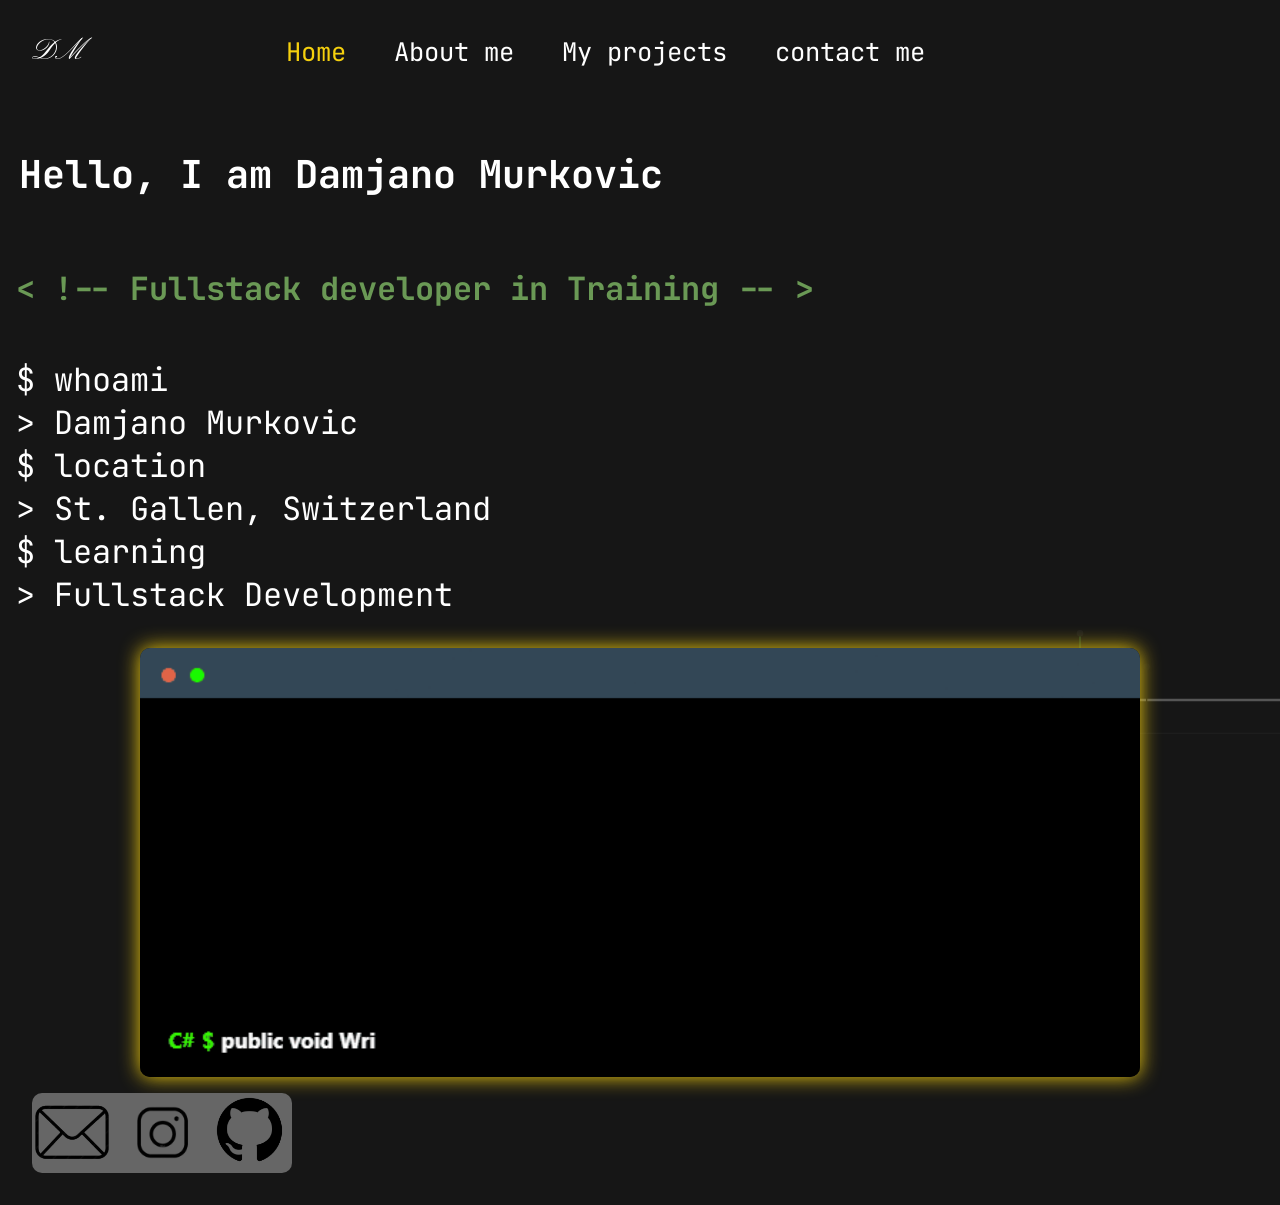
<file: index.html>
<!DOCTYPE html>
<html lang="en">
<head>
    <meta charset="UTF-8">
    <meta name="viewport" content="width=device-width, initial-scale=1.0">
    <meta http-equiv="refresh" content="0"; url="../Portfolio_Webseite_Projekt/allstartseite/startseite.html">
    <script>
        window.location.replace("/allstartseite/startseite.html");
    </script>
    <title>Redirect...</title>
</head>
<body>
    <p>Redirecting to <a href="/allstartseite/startseite.html">index.html</a>...</p>
</body>
</html>
</file>
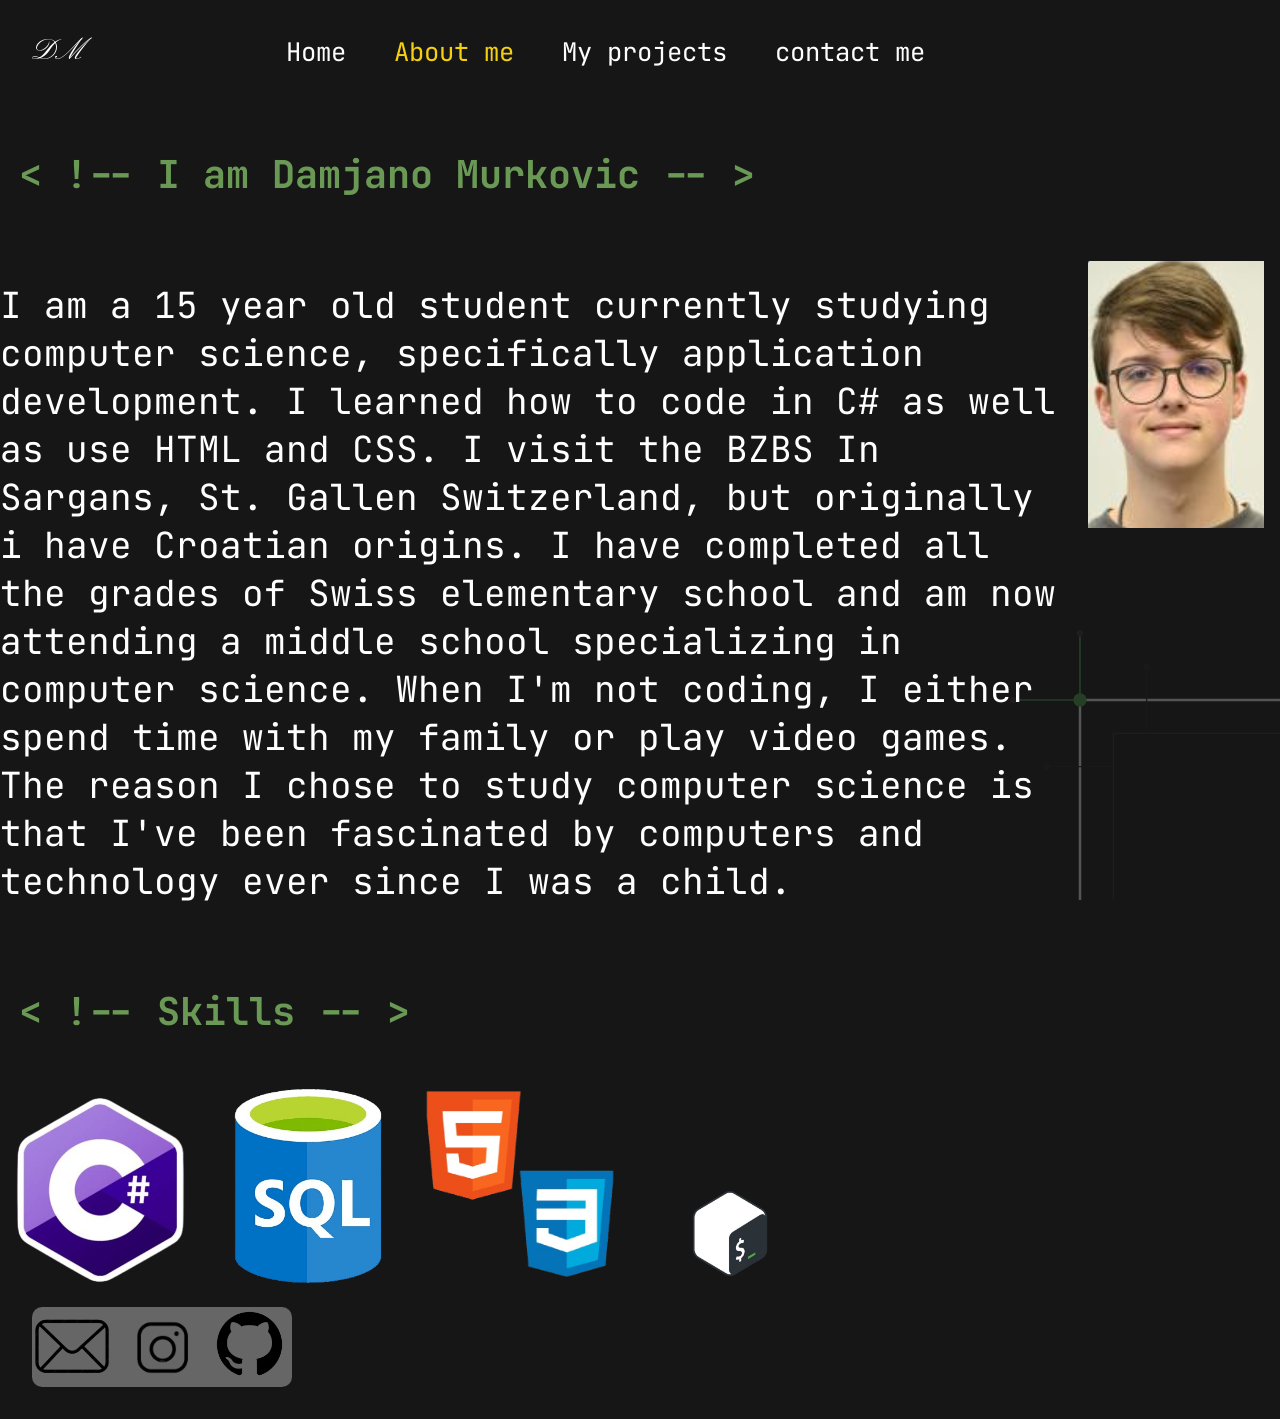
<file: allaboutme/about_me.html>
<!DOCTYPE html>
<html lang="en">
<head>
    <meta charset="UTF-8">
    <meta name="viewport" content="width=device-width, initial-scale=1.0">
    <title>Damjanos Portfolio Webseite</title>
    <link rel="stylesheet" href="../css/portfolio_website.css">
</head>
<body>
    <main>
        <nav>
            <a href="../allaboutme/about_me_light.html" class="initials-logo">DM</a>
            <div class="nav-mitte">
                <a href="../allstartseite/startseite.html">Home</a>
                <a href="#" class="active-about">About me</a>
                <a href="../allmyprojects/my_projects.html">My projects</a>
                <a href="../allcontactme/contact_me.html">contact me</a>
                <a href="#" class="language-selector"><span class="lang" id="lang-active">EN</span>/<span class="lang">DE</span></a>
            </div>
        </nav>
        <h1 class="title-comment"><span>< </span>!-- I am Damjano Murkovic --<span> ></span></h1>
        <div class="pic-right">
            <p>
                I am a 15 year old student currently studying computer science, specifically application development.
                I learned how to code in C# as well as use HTML and CSS. I visit the BZBS In Sargans, St. Gallen Switzerland, but originally i have Croatian origins. I have completed all the grades of Swiss elementary school and am now attending a middle school specializing in computer science. When I'm not coding, I either spend time with my family or play video games.
                The reason I chose to study computer science is that I've been fascinated by computers and technology ever since I was a child.
            </p>
            <img src="../bilder/damjano.png" alt="Bild Developer" class="Damjano">
        </div>
        <h1 class="title-comment"><span>< </span>!-- Skills --<span> ></span></h1>
        <img src="../bilder/csharp.png" alt="Bild C#" class="skills">
        <img src="../bilder/sql.png" alt="Bild SQL" class="skills">
        <img src="../bilder/html_css.png" alt="Bild HTML CSS" class="skills">
        <img src="../bilder/bash.png" alt="Bild Bash" class="skills">
        <img src="../bilder/shape.svg" id="shape-corner" alt="Bild einer Form">
        <div id="background-icons">
            <a href="mailto:damjano.murkovic@stud.bzbs.ch" target="_blank"><img src="../bilder/email.png" class="social-logo" alt="Email_Logo"></a>
            <a href="https://www.instagram.com/murkovicdamjano/" target="_blank"><img src="../bilder/instagram.png" class="social-logo" alt="Instagram_Logo"></a>
            <a href="https://github.com/GALAXUS-UI" target="_blank"><img src="../bilder/github.png" class="social-logo" alt="GitHub_Logo"></a>
        </div>
    </main>
</body>
</html>
</file>
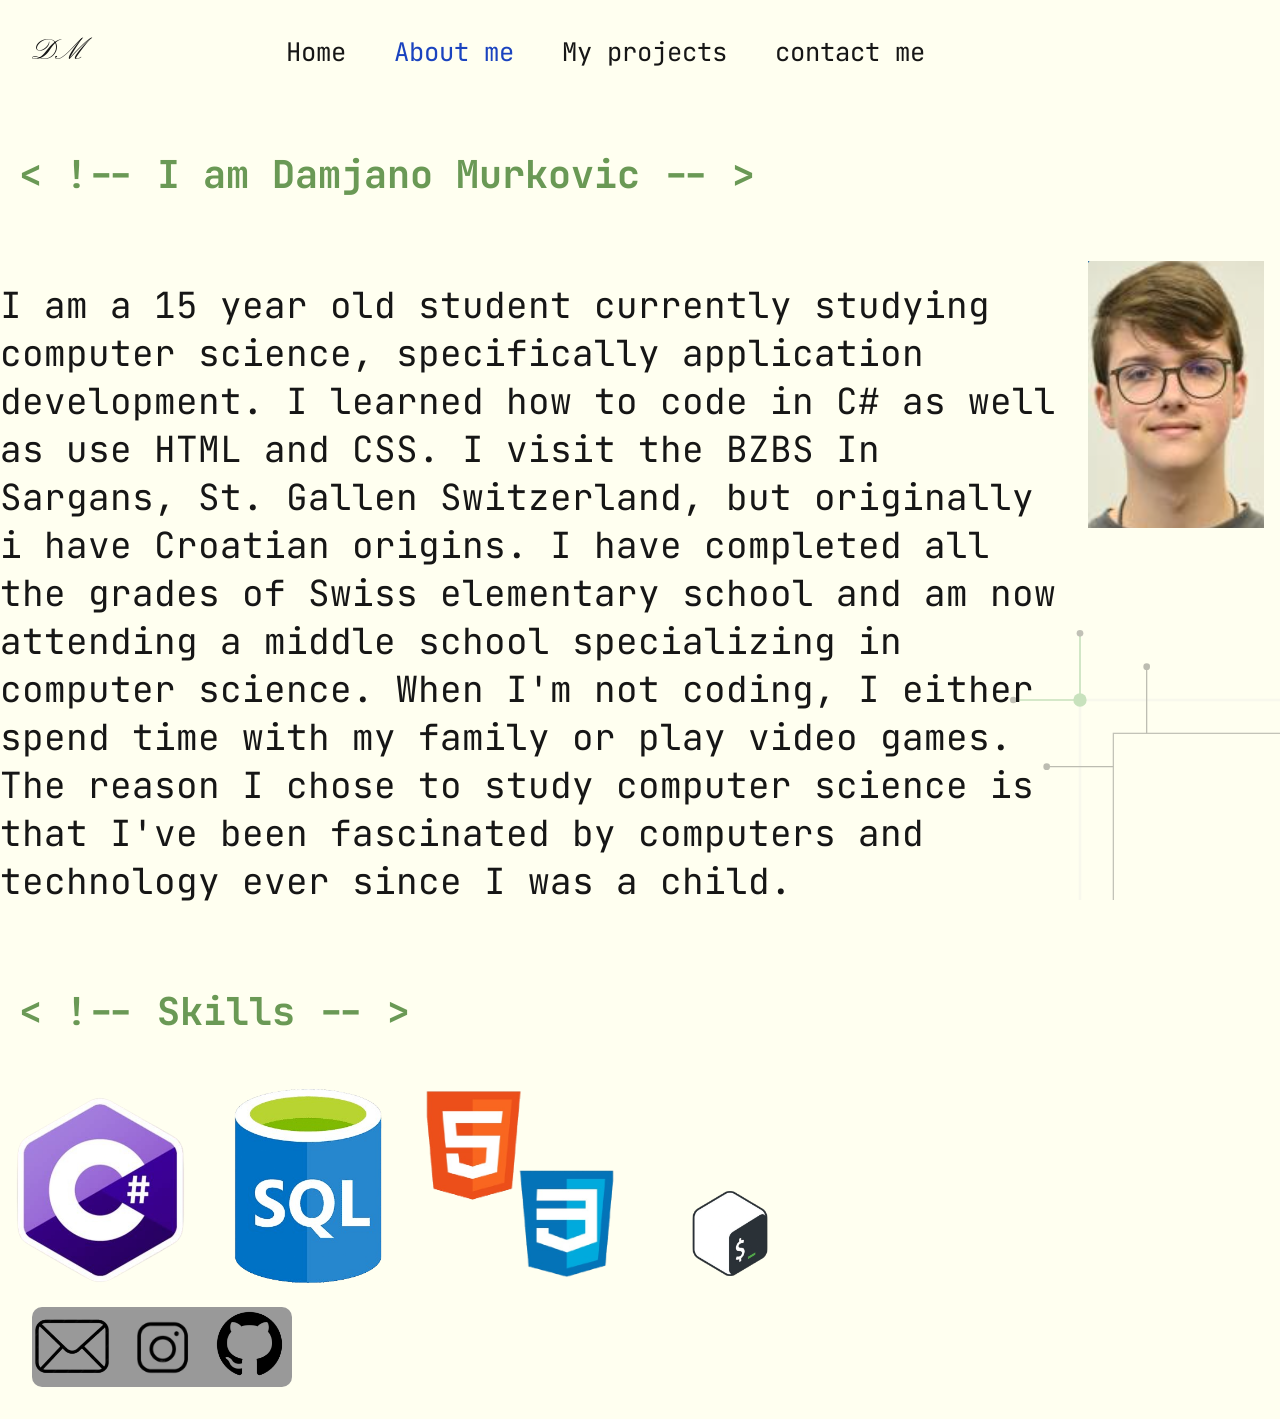
<file: allaboutme/about_me_light.html>
<!DOCTYPE html>
<html lang="en">
<head>
    <meta charset="UTF-8">
    <meta name="viewport" content="width=device-width, initial-scale=1.0">
    <title>Damjanos Portfolio Webseite</title>
    <link rel="stylesheet" href="../css/AllLight.css">
</head>
<body>
    <main>
        <nav>
            <a href="../allaboutme/about_me.html" class="initials-logo">DM</a>
            <div class="nav-mitte">
                <a href="../allstartseite/startseite_light.html">Home</a>
                <a href="#" class="active-about">About me</a>
                <a href="../allmyprojects/my_projects_light.html">My projects</a>
                <a href="../allcontactme/contact_me_light.html">contact me</a>
                <a href="#" class="language-selector"><span class="lang" id="lang-active">EN</span>/<span class="lang">DE</span></a>
            </div>
        </nav>
        <h1 class="title-comment"><span>< </span>!-- I am Damjano Murkovic --<span> ></span></h1>
        <div class="pic-right">
            <p>
                I am a 15 year old student currently studying computer science, specifically application development.
                I learned how to code in C# as well as use HTML and CSS. I visit the BZBS In Sargans, St. Gallen Switzerland, but originally i have Croatian origins. I have completed all the grades of Swiss elementary school and am now attending a middle school specializing in computer science. When I'm not coding, I either spend time with my family or play video games.
                The reason I chose to study computer science is that I've been fascinated by computers and technology ever since I was a child.
            </p>
            <img src="../bilder/damjano.png" alt="Bild Developer" class="Damjano">
        </div>
        <h1 class="title-comment"><span>< </span>!-- Skills --<span> ></span></h1>
        <img src="../bilder/csharp.png" alt="Bild C#" class="skills">
        <img src="../bilder/sql.png" alt="Bild SQL" class="skills">
        <img src="../bilder/html_css.png" alt="Bild HTML CSS" class="skills">
        <img src="../bilder/bash.png" alt="Bild Bash" class="skills">
        <img src="../bilder/shape.svg" id="shape-corner" alt="Bild einer Form">
        <div id="background-icons">
            <a href="mailto:damjano.murkovic@stud.bzbs.ch" target="_blank"><img src="../bilder/email.png" class="social-logo" alt="Email_Logo"></a>
            <a href="https://www.instagram.com/murkovicdamjano/" target="_blank"><img src="../bilder/instagram.png" class="social-logo" alt="Instagram_Logo"></a>
            <a href="https://github.com/GALAXUS-UI" target="_blank"><img src="../bilder/github.png" class="social-logo" alt="GitHub_Logo"></a>
        </div>
    </main>
</body>
</html>
</file>
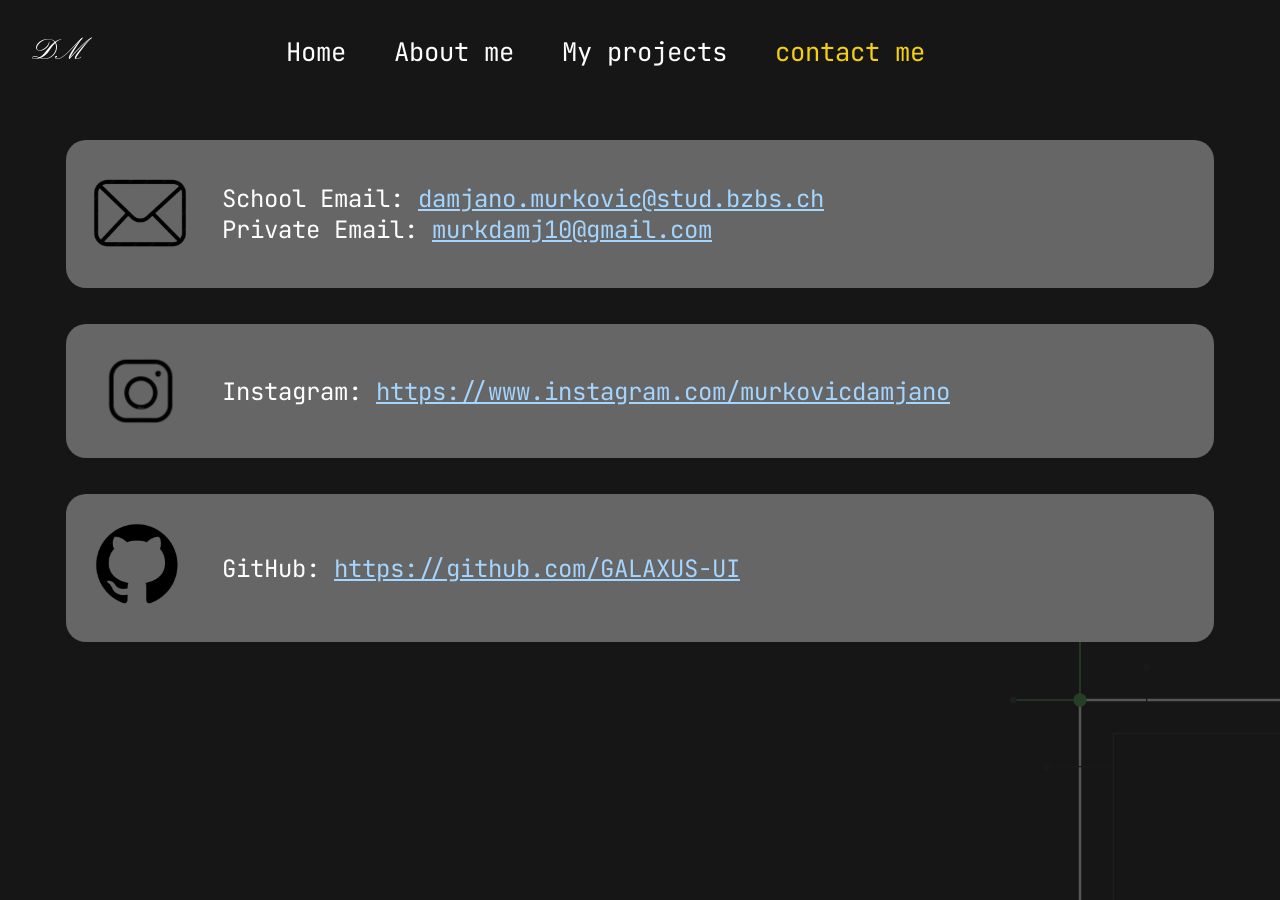
<file: allcontactme/contact_me.html>
<!DOCTYPE html>
<html lang="en">
<head>
    <meta charset="UTF-8">
    <meta name="viewport" content="width=device-width, initial-scale=1.0">
    <title>Damjanos Portfolio Webseite</title>
    <link rel="stylesheet" href="../css/portfolio_website.css">
</head>
<body>
    <main>
        <nav>
            <a href="../allcontactme/contact_me_light.html" class="initials-logo">DM</a>
            <div class="nav-mitte">
                <a href="../allstartseite/startseite.html">Home</a>
                <a href="../allaboutme/about_me.html">About me</a>
                <a href="../allmyprojects/my_projects.html">My projects</a>
                <a href="#" class="active-contact">contact me</a>
                <a href="#" class="language-selector"><span class="lang" id="lang-active">EN</span>/<span class="lang">DE</span></a>
            </div>
        </nav>
        <div class="contact-cards">
            <img src="../bilder/email.png" class="contact-img" alt="Email">
            <div>
                <div>School Email: <a href="mailto:damjano.murkovic@stud.bzbs.ch" target="_blank">damjano.murkovic@stud.bzbs.ch</a></div>
                <div>Private Email: <a href="mailto:murkdamj10@gmail.com" target="_blank">murkdamj10@gmail.com</a></div>
            </div>
        </div>
        <div class="contact-cards">
            <img src="../bilder/instagram.png" class="contact-img" alt="Email">
            <div>Instagram: <a href="https://www.instagram.com/murkovicdamjano" target="_blank">https://www.instagram.com/murkovicdamjano</a></div>
        </div>
        <div class="contact-cards">
            <img src="../bilder/github.png" class="contact-img" alt="Email">
            <div>GitHub: <a href="https://github.com/GALAXUS-UI" target="_blank">https://github.com/GALAXUS-UI</a></div>
        </div>
        <img src="../bilder/shape.svg" id="shape-corner" alt="Shape">
    </main>
</body>
</html>
</file>
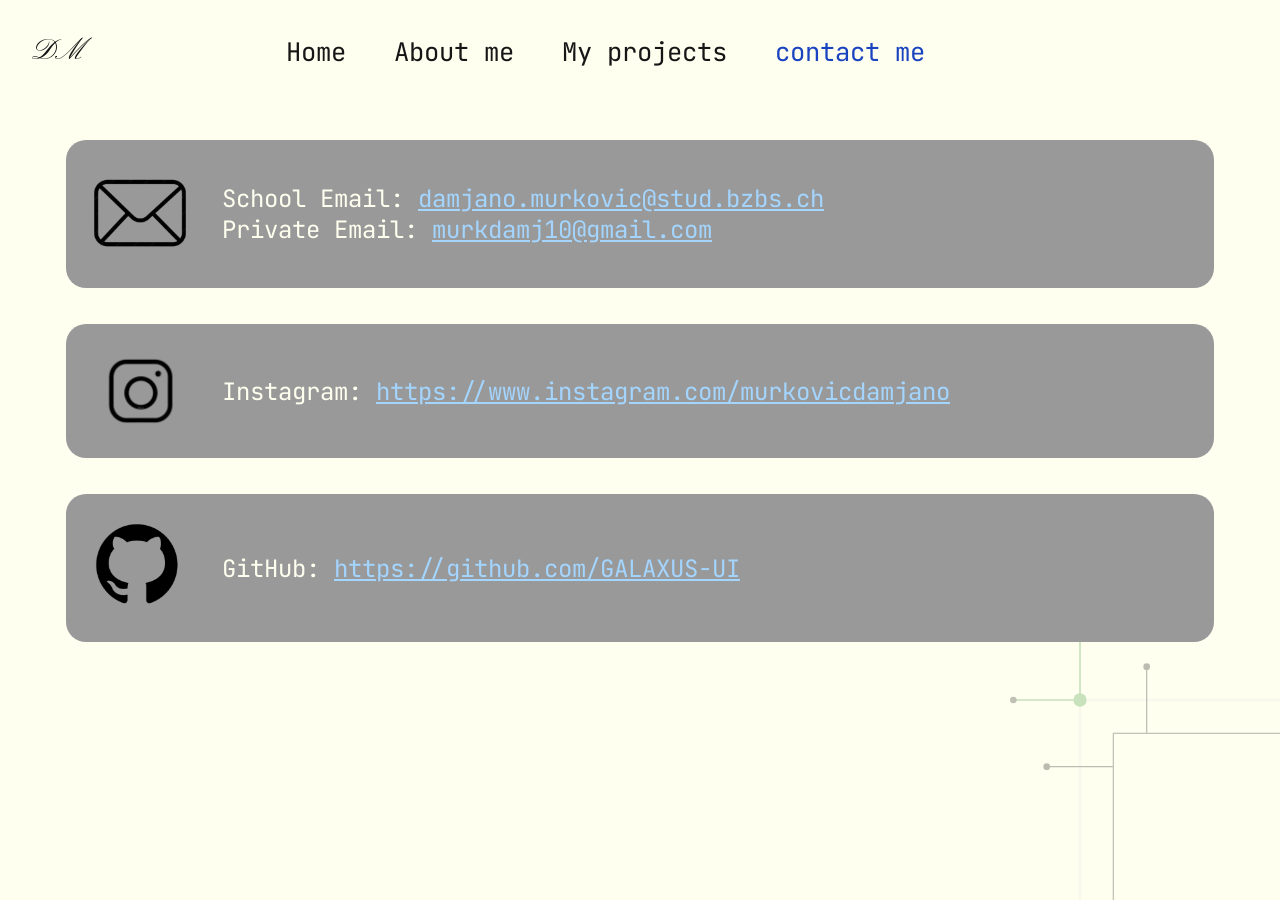
<file: allcontactme/contact_me_light.html>
<!DOCTYPE html>
<html lang="en">
<head>
    <meta charset="UTF-8">
    <meta name="viewport" content="width=device-width, initial-scale=1.0">
    <title>Damjanos Portfolio Webseite</title>
    <link rel="stylesheet" href="../css/AllLight.css">
</head>
<body>
    <main>
        <nav>
            <a href="../allcontactme/contact_me.html" class="initials-logo">DM</a>
            <div class="nav-mitte">
                <a href="../allstartseite/startseite_light.html">Home</a>
                <a href="../allaboutme/about_me_light.html">About me</a>
                <a href="../allmyprojects/my_projects_light.html">My projects</a>
                <a href="#" class="active-contact">contact me</a>
                <a href="#" class="language-selector"><span class="lang" id="lang-active">EN</span>/<span class="lang">DE</span></a>
            </div>
        </nav>
        <div class="contact-cards">
            <img src="../bilder/email.png" class="contact-img" alt="Email">
            <div>
                <div>School Email: <a href="mailto:damjano.murkovic@stud.bzbs.ch" target="_blank">damjano.murkovic@stud.bzbs.ch</a></div>
                <div>Private Email: <a href="mailto:murkdamj10@gmail.com" target="_blank">murkdamj10@gmail.com</a></div>
            </div>
        </div>
        <div class="contact-cards">
            <img src="../bilder/instagram.png" class="contact-img" alt="Email">
            <div>Instagram: <a href="https://www.instagram.com/murkovicdamjano" target="_blank">https://www.instagram.com/murkovicdamjano</a></div>
        </div>
        <div class="contact-cards">
            <img src="../bilder/github.png" class="contact-img" alt="Email">
            <div>GitHub: <a href="https://github.com/GALAXUS-UI" target="_blank">https://github.com/GALAXUS-UI</a></div>
        </div>
        <img src="../bilder/shape.svg" id="shape-corner" alt="Shape">
    </main>
</body>
</html>
</file>
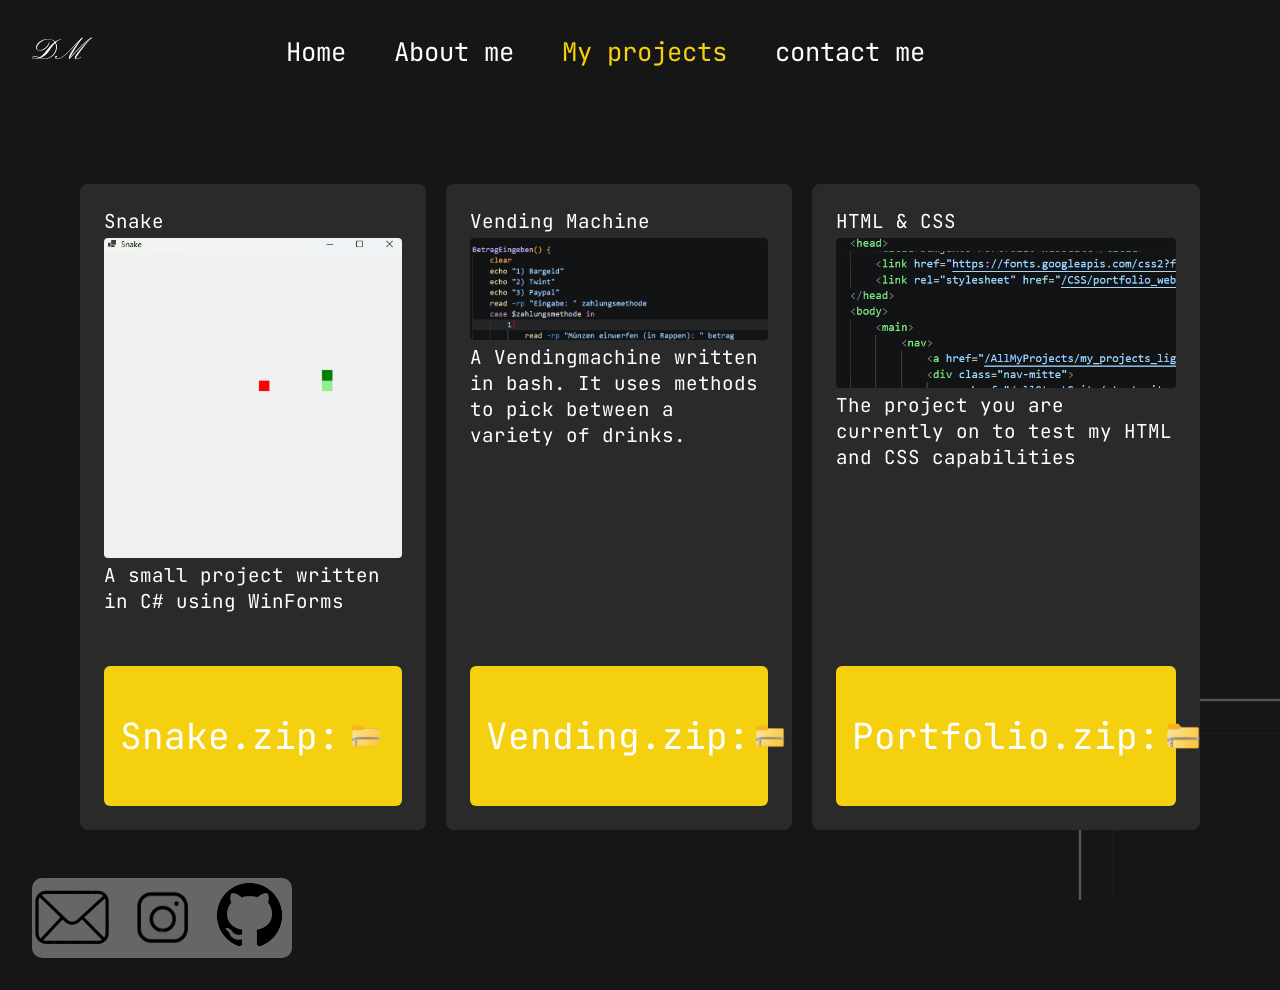
<file: allmyprojects/my_projects.html>
<!DOCTYPE html>
<html lang="en">
<head>
    <meta charset="UTF-8">
    <meta name="viewport" content="width=device-width, initial-scale=1.0">
    <title>Damjanos Portfolio Webseite</title>
    <link rel="stylesheet" href="../css/portfolio_website.css">
</head>
<body>
    <main>
        <nav>
            <a href="../allmyprojects/my_projects_light.html" class="initials-logo">DM</a>
            <div class="nav-mitte">
                <a href="../allstartseite/startseite.html">Home</a>
                <a href="../allaboutme/about_me.html">About me</a>
                <a href="#" class="active-projects">My projects</a>
                <a href="../allcontactme/contact_me.html">contact me</a>
                <a href="#" class="language-selector"><span class="lang" id="lang-active">EN</span>/<span class="lang">DE</span></a>
            </div>
        </nav>
        <div class="project-container">
            <div class="card">
                <div>Snake</div>
                <img src="../bilder/snake.gif" alt="Snake Gameplay">
                <div>A small project written in C# using WinForms</div>
                <a href="https://github.com/GALAXUS-UI/Snake" target="_blank" class="download-bar">
                    <p>Snake.zip:</p>
                    <img src="../bilder/zip.png" class="zip" alt="Picture Zip">
                </a>
            </div>
            <div class="card">
                <div>Vending Machine</div>
                <img src="../bilder/getränkeautomat.gif" alt="Vending Machine">
                <div>A Vendingmachine written in bash. It uses methods to pick between a variety of drinks.</div>
                <a href="https://github.com/GALAXUS-UI/Getr-nkeautomat" target="_blank" class="download-bar">
                    <p>Vending.zip:</p>
                    <img src="../bilder/zip.png" class="zip" alt="Picture Zip">
                </a>
            </div>
            <div class="card">
                <div>HTML & CSS</div>
                <img src="../bilder/portfolio_page.gif" alt="Portfolio Page">
                <div>The project you are currently on to test my HTML and CSS capabilities</div>
                <a href="https://github.com/GALAXUS-UI/Portfolio_Webseite_Projekt" target="_blank" class="download-bar">
                    <p class="download-bar-light">Portfolio.zip:</p>
                    <img src="../bilder/zip.png" class="zip" alt="Picture Zip">
                </a>
            </div>
        </div>
        <div id="background-icons">
            <a href="mailto:damjano.murkovic@stud.bzbs.ch" target="_blank"><img src="../bilder/email.png" class="social-logo" alt="Email_Logo"></a>
            <a href="https://www.instagram.com/murkovicdamjano/" target="_blank"><img src="../bilder/instagram.png" class="social-logo" alt="Instagram_Logo"></a>
            <a href="https://github.com/GALAXUS-UI" target="_blank"><img src="../bilder/github.png" class="social-logo" alt="GitHub_Logo"></a>
        </div>
        <img src="../bilder/shape.svg" id="shape-corner" alt="form">
    </main>
</body>
</html>
</file>
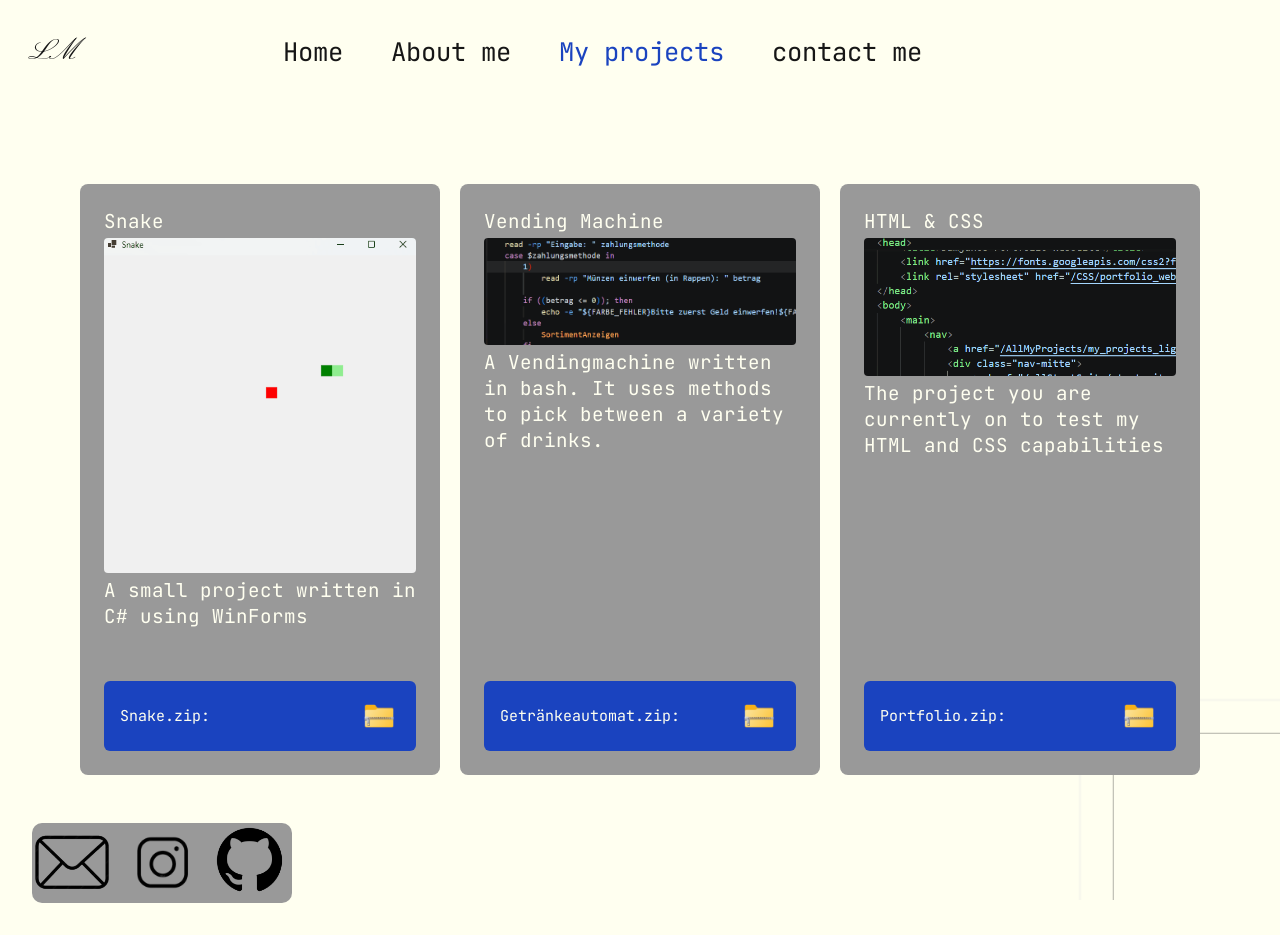
<file: allmyprojects/my_projects_light.html>
<!DOCTYPE html>
<html lang="en">
<head>
    <meta charset="UTF-8">
    <meta name="viewport" content="width=device-width, initial-scale=1.0">
    <title>Damjanos Portfolio Webseite</title>
    <link rel="stylesheet" href="../css/AllLight.css">
</head>
<body>
    <main>
        <nav>
            <a href="../allmyprojects/my_projects.html" class="initials-logo">LM</a>
            <div class="nav-mitte">
                <a href="../allstartseite/startseite_light.html">Home</a>
                <a href="../allaboutme/about_me_light.html">About me</a>
                <a href="#" class="active-projects">My projects</a>
                <a href="../allcontactme/contact_me_light.html">contact me</a>
                <a href="#" class="language-selector"><span class="lang" id="lang-active">EN</span>/<span class="lang">DE</span></a>
            </div>
        </nav>
        <div class="project-container">
            <div class="card">
                <div>Snake</div>
                <img src="../bilder/snake.gif" alt="Snake Gameplay">
                <div>A small project written in C# using WinForms</div>
                <a href="https://github.com/GALAXUS-UI/Snake" target="_blank" class="download-bar">
                    <p class="download-bar-light">Snake.zip:</p>
                    <img src="../bilder/zip.png" class="zip" alt="Picture Zip">
                </a>
            </div>
            <div class="card">
                <div>Vending Machine</div>
                <img src="../bilder/getränkeautomat.gif" alt="Vending Machine">
                <div>A Vendingmachine written in bash. It uses methods to pick between a variety of drinks.</div>
                <a href=https://github.com/GALAXUS-UI/Getr-nkeautomat" target="_blank" class="download-bar">
                    <p class="download-bar-light">Getränkeautomat.zip:</p>
                    <img src="../bilder/zip.png" class="zip" alt="Picture Zip">
                </a>
            </div>
            <div class="card">
                <div>HTML & CSS</div>
                <img src="../bilder/portfolio_page.gif" alt="Portfolio Page">
                <div>The project you are currently on to test my HTML and CSS capabilities</div>
                <a href="https://github.com/GALAXUS-UI/Portfolio_Webseite_Projekt" target="_blank" class="download-bar">
                    <p class="download-bar-light">Portfolio.zip:</p>
                    <img src="../bilder/zip.png" class="zip" alt="Picture Zip">
                </a>
            </div>
        </div>
        <div id="background-icons">
            <a href="mailto:damjano.murkovic@stud.bzbs.ch" target="_blank"><img src="../bilder/email.png" class="social-logo" alt="Email_Logo"></a>
            <a href="https://www.instagram.com/murkovicdamjano/" target="_blank"><img src="../bilder/instagram.png" class="social-logo" alt="Instagram_Logo"></a>
            <a href="https://github.com/GALAXUS-UI" target="_blank"><img src="../bilder/github.png" class="social-logo" alt="GitHub_Logo"></a>
        </div>
        <img src="../bilder/shape.svg" id="shape-corner" alt="form">
    </main>
</body>
</html>
</file>
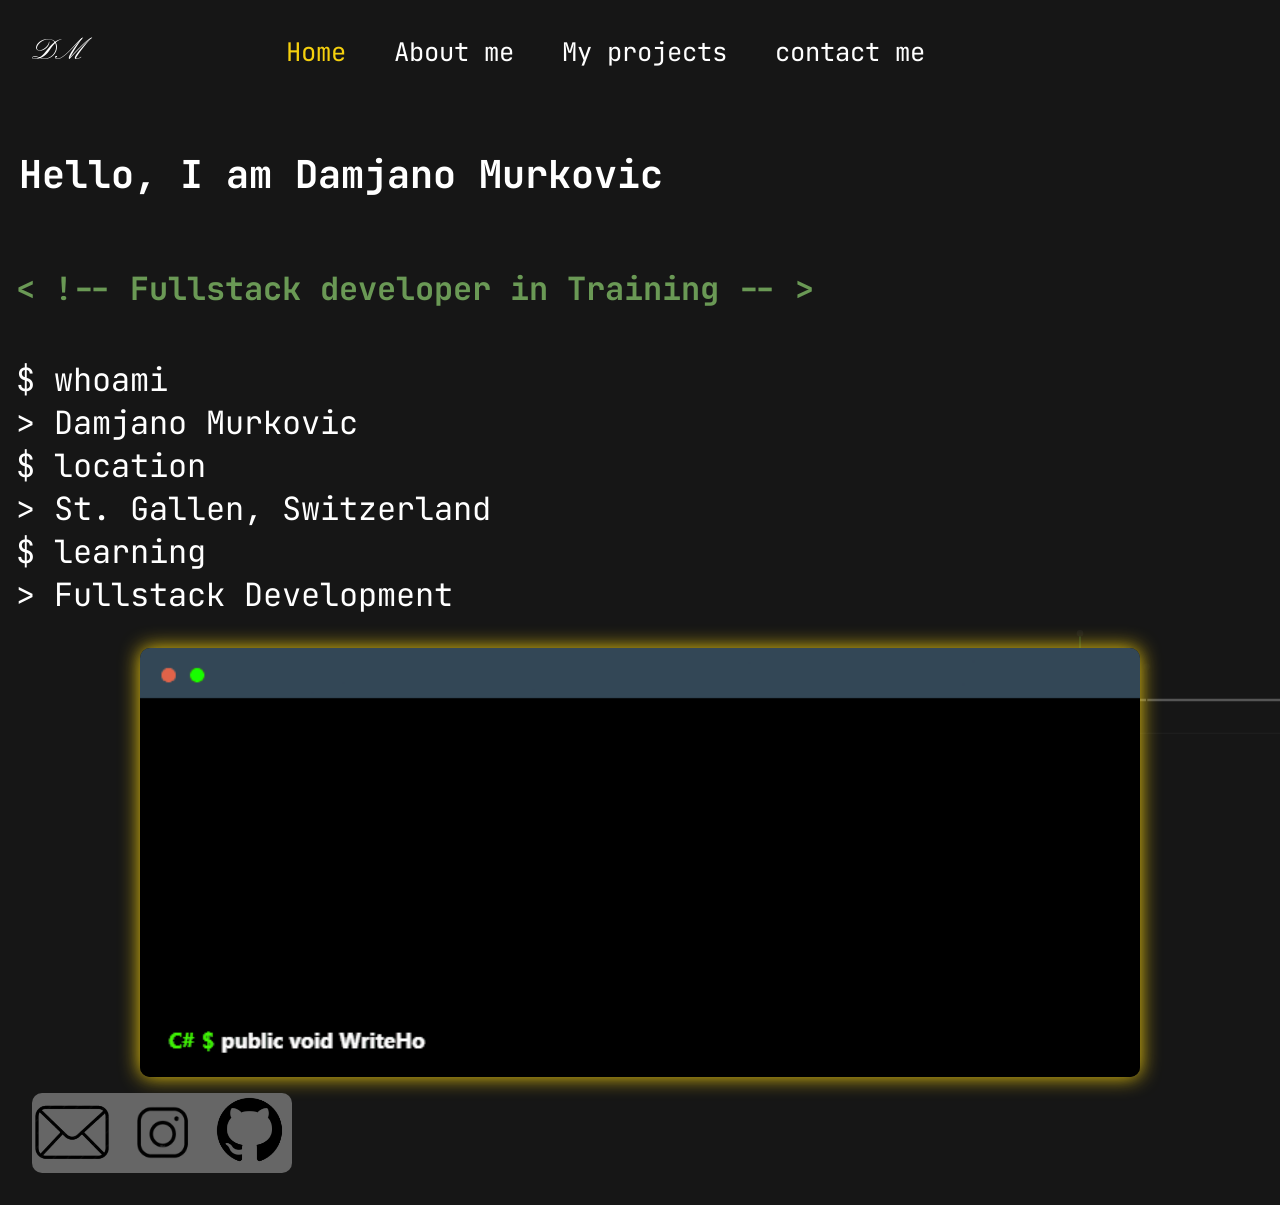
<file: allstartseite/startseite.html>
<!DOCTYPE html>
<html lang="en">
<head>
    <meta charset="UTF-8">
    <meta name="viewport" content="width=device-width, initial-scale=1.0">
    <title>Damjano Portfolio Webseite</title>
    <link rel="stylesheet" href="../css/portfolio_website.css">
</head>
<body>
    <nav>
        <a href="../allstartseite/startseite_light.html" class="initials-logo">DM</a>
        <div class="nav-mitte">
            <a href="#" class="active-home">Home</a>
            <a href="../allaboutme/about_me.html">About me</a>
            <a href="../allmyprojects/my_projects.html">My projects</a>
            <a href="../allcontactme/contact_me.html">contact me</a>
            <a href="#" class="language-selector"><span class="lang" id="lang-active">EN</span>/<span class="lang">DE</span></a>
        </div>
    </nav>
    <main>
        <h1>Hello, I am Damjano Murkovic</h1>
        <h3><span>< </span>!-- Fullstack developer in Training --<span> ></span></h3>
        <div>
            <p class="whoami">
                $ whoami <br>
                > Damjano Murkovic <br>
                $ location <br>
                > St. Gallen, Switzerland <br>
                $ learning <br>
                > Fullstack Development
            </p>
        </div>
        <img src="../bilder/shape.svg" id="shape-corner" alt="Bild einer Form">
        <img src="../bilder/terminal.gif" class="terminal-gif" alt="Gif von einem Terminal">
        <div id="background-icons">
            <a href="mailto:damjano.murkovic@stud.bzbs.ch" target="_blank"><img src="../bilder/email.png" class="social-logo" alt="Email_Logo"></a>
            <a href="https://www.instagram.com/murkovicdamjano/" target="_blank"><img src="../bilder/instagram.png" class="social-logo" alt="Instagram_Logo"></a>
            <a href="https://github.com/GALAXUS-UI" target="_blank"><img src="../bilder/github.png" class="social-logo" alt="GitHub_Logo"></a>
        </div>
    </main>
</body>
</html>
</file>
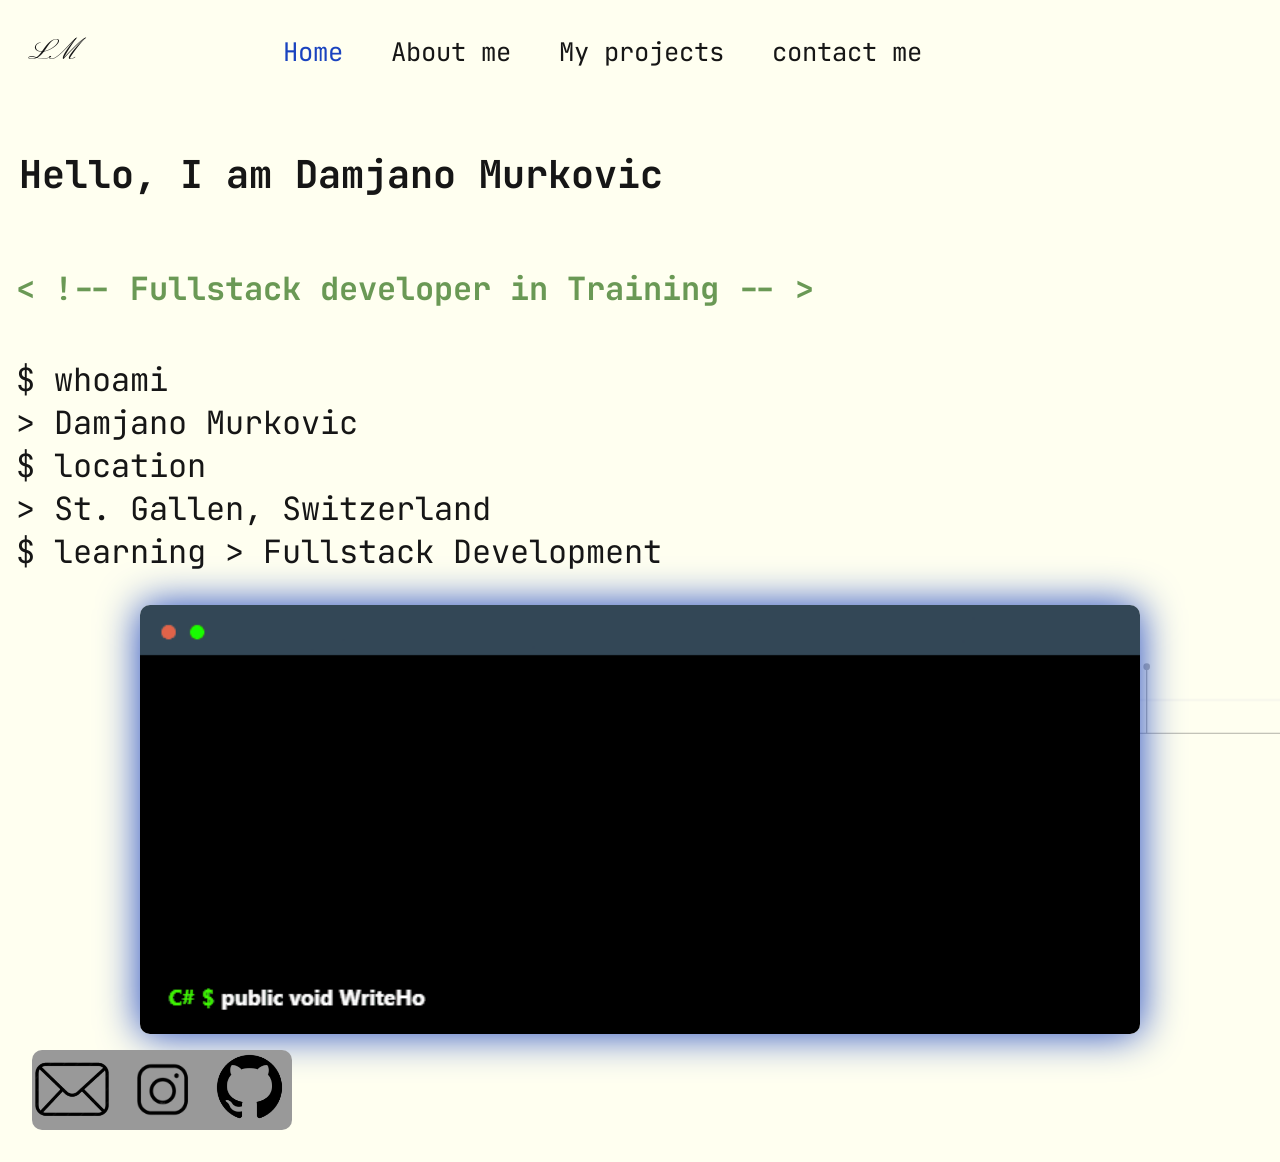
<file: allstartseite/startseite_light.html>
<!DOCTYPE html>
<html lang="en">
<head>
    <meta charset="UTF-8">
    <meta name="viewport" content="width=device-width, initial-scale=1.0">
    <title>Damjanos Portfolio Webseite</title>
    <link rel="stylesheet" href="../css/AllLight.css">
</head>
<body>
    <nav>
        <a href="../allstartseite/startseite.html" class="initials-logo">LM</a>
        <div class="nav-mitte">
            <a href="#" class="active-home">Home</a>
            <a href="../allaboutme/about_me_light.html">About me</a>
            <a href="../allmyprojects/my_projects_light.html">My projects</a>
            <a href="../allcontactme/contact_me_light.html">contact me</a>
            <a href="#" class="language-selector"><span class="lang" id="lang-active">EN</span>/<span class="lang">DE</span></a>
        </div>
    </nav>
    <main>
        <h1>Hello, I am Damjano Murkovic</h1>
        <h3><span>< </span>!-- Fullstack developer in Training --<span> ></span></h3>
        <div>
            <p class="whoami">
                $ whoami <br>
                > Damjano Murkovic <br>
                $ location <br>
                > St. Gallen, Switzerland <br>
                $ learning
                > Fullstack Development
            </p>
        </div>
        <img src="../bilder/shape.svg" id="shape-corner" alt="Bild einer Form">
        <img src="../bilder/terminal.gif" class="terminal-gif" alt="Gif von einem Terminal">
        <div id="background-icons">
            <a href="mailto:damjano.murkovic@stud.bzbs.ch" target="_blank"><img src="../bilder/email.png" class="social-logo" alt="Email_Logo"></a>
            <a href="https://www.instagram.com/murkovicdamjano/" target="_blank"><img src="../bilder/instagram.png" class="social-logo" alt="Instagram_Logo"></a>
            <a href="https://github.com/GALAXUS-UI" target="_blank"><img src="../bilder/github.png" class="social-logo" alt="GitHub_Logo"></a>
        </div>
    </main>
</body>
</html>
</file>
<file: css/portfolio_website.css>
:root {
    --Grün : #6A9955;
    --Yellow : #F5D00E;
    --LightBlue: #A3D5FF;
    --Black : #161616;
    --White: #FFFFFF;
    --Gray: #666666;
}

body {
    margin: 0;
    background-color: var(--Black);
    position: relative;
    font-family: 'jetbrains mono', serif;
}

#Email-Logo {
    height: 66px;
    width: 66px;
}

#shape-corner {
    position: fixed;
    bottom: 0;
    right: 0;
    z-index: -1;
    opacity: 0.3;
}

div p, p {
    color: var(--White);
    font-size: clamp(12px, 3vw, 36px);
    padding: 0,5em;
}

.initials-logo {
    font-family: 'kapakana', serif;
    font-size: clamp(30px ,3vw ,60px);
}

.skills {
    width: 200px;
    height: auto;
}

.pic-right {
    display: flex;
    justify-content: flex-end;
}

.Damjano {
    position: relative;;
    width: 176px;
    height: 267px;
    padding: 1em;
    object-fit: cover;
}

.social-logo {
    width: 80px;
    height: 80px;
    object-fit: contain;
    transition: transform 0.3s ease;
}

.social-logo:hover {
    transform: scale(1.1);
}

.title-comment {
    color: var(--Grün);
}

.terminal-gif {
    position: relative;
    width: 1000px;
    height: auto;
    border-radius: 10px;
    box-shadow: 0 0 20px var(--Yellow);
    display: block;
    margin: 1em auto;
}

.project-container {
    display: grid;
    grid-template-columns: repeat(3, 1fr);
    gap: 20px;
    padding: 80px;
    align-items: stretch;
}

.card {
    background: #2a2a2a;
    border-radius: 8px;
    padding: 1.5rem;
    color: var(--White);
    display: flex;
    flex-direction: column;
    gap: 0.25rem;
    height: 100%;
    font-size: clamp(12px, 1.5vw, 24px);
    transition:  0.5s ease;
}

.card:hover {
    box-shadow: 0 0 20px var(--Yellow);
    transform: translateY(-8px);
}

.card img {
    width: 100%;
    border-radius: 4px;
}

.zip {
    max-width: 15%;
    object-fit: contain;
}

.download-bar {
    background: var(--Yellow);
    border-radius: 6px;
    padding: 10px 16px;
    color: #000;
    display: flex;
    align-items: center;
    justify-content: space-between;
    text-decoration: none;
    margin-top: auto;
    transition: transform 0.3s ease;
    box-sizing: border-box;
}

.download-bar:hover {
    transform: scale(1.05);
}

#background-icons {
    position: relative;
    bottom: 1rem;
    left: 1rem;
    width: 260px;
    height: 80px;
    background: var(--Gray);
    border-radius: 10px;
    margin: 1rem;
    margin-top: 2em;
}

.contact-cards {
    background-color: var(--Gray);
    color: var(--White);
    margin: 1.5em 2.75em;
    padding: 1em;
    border-radius: 20px;
    display: flex;
    align-items: center;
    gap: 2rem;
    font-size: clamp(10px, 2vw, 24px);
    transition: transform 0.3s ease;
}

.contact-cards:hover {
    transform: scale(1.02);
    box-shadow: 0 0 20px var(--Yellow);
}

.contact-cards a {
    color: var(--LightBlue)
}

.contact-img {
    width: 100px;
    height: auto;
    flex-shrink: 0;
}

.active-home, .active-about, .active-projects, .active-contact {
    color: var(--Yellow);
}

.nav-mitte {
    display: flex;
    justify-content: center;
    align-items: center;
    gap: 3rem;
    width: 100%;
}

.nav-mitte a {
    display: flex;
    align-items: center;
}

.language-selector {
    display: inline-flex;
    align-items: center;
    justify-content: center;
    align-self: center;
    height: auto;
    line-height: 1;
    padding: 0;
    margin: 0;
    white-space: nowrap;
    opacity: 0;
}

.language-selector span.lang-active {
    color: var(--Yellow);
}

.lang {
    transition: transform 0.3s ease;
}

.lang:hover {
    transform: scale(1.3);
}
#lang-active {
    color: var(--Yellow);
}

nav a {
    text-decoration: none;
    color: var(--White);
    font-size: clamp(12px ,2vw, 30px);
    transition: color 0.3s ease, transform 0.3s ease;
    display: inline-block;
}

.nav-mitte a::after {
    content: "";
    position: absolute;
    bottom: 0;
    left: 0;
    width: 100%;
    height: 2px;
    background: var(--Yellow);
    transform: scaleX(0);
    transform-origin: left;
    transition: transform 0.3s ease;
    border-radius: 2px;
}

.nav-mitte a:hover {
    color: var(--Yellow);
    transform: scale(1.07);
}

.nav-mitte a:hover::after {
    transform: scaleX(1);
}

nav {
    display: grid;
    grid-template-columns: auto 1fr auto;
    align-items: center;
    padding: 2em;
    min-height: 40px;
}

h1 {
    color: var(--White);
    padding: 0.5em;
    font-size: clamp(1.5em, 3vw, 3.125em);
}

h3 {
    color: var(--Grün);
    padding: 0.5em;
    font-size: clamp(1em, 3vw, 2em);
}

div p.whoami {
    font-size: clamp(1em, 3vw, 2em);
    margin-left: 0.5em;
}

@font-face {
  font-family: 'kapakana';
  src: url('../Kapakana-VariableFont_wght.ttf');
}
@font-face {
    font-family: jetbrains mono;
    src: url(../JetBrainsMono-VariableFont_wght.ttf);
}

@media (max-width: 1000px) {
    .project-container {
        grid-template-columns: 1fr;
        gap: 4em;
    }
    .card p {
        font-size: clamp(12px, 2vw, 20px);
    }
    .zip {
        max-width: clamp(10%, 3vw ,20%);
    }
    .terminal-gif {
        width: clamp(400px, 50vw, 1000px);
    }
    .pic-right {
        flex-direction: column-reverse;
        align-items: center;
    }
    .nav-mitte {
        gap: 1em;
        flex-wrap: nowrap;
    }
    .language-selector {
        top: 3.3em;
    }
    nav {
        flex-wrap: wrap;
        gap: 1rem;
        justify-content: center;
        padding: 1em;
    }
    .language-selector {
        position: static;
        margin-left: auto;
    }
}
</file>
<file: css/AllLight.css>
:root {
    --Grün : #6A9955;
    --Yellow : #F5D00E;
    --LightBlue: #A3D5FF;
    --Black : #161616;
    --White: #FFFFF0;
    --Gray: #666666;
    --NavyBlue: #1A43BF;
    --LightGray: #999999;
}

body {
    margin: 0;
    background-color: var(--White);
    position: relative;
    font-family: 'jetbrains mono', serif;
}

#Email-Logo {
    height: 66px;
    width: 66px;
}

#shape-corner {
    position: fixed;
    bottom: 0;
    right: 0;
    z-index: -1;
    opacity: 0.3;
}

div p, p {
    color: var(--Black);
    font-size: clamp(12px, 3vw, 36px);
    padding: 0,5em;
}

p.download-bar-light {
    color: var(--White);
    font-size: 15px;
}

.initials-logo {
    font-family: 'Kapakana', serif;
    font-size: clamp(30px, 3vw, 60px);
}

.skills {
    width: 200px;
    height: auto;
}

.pic-right {
    display: flex;
    justify-content: flex-end;
}

.Damjano {
    position: relative;;
    width: 176px;
    height: 267px;
    padding: 1em;
    object-fit: cover;
}

.social-logo {
    width: 80px;
    height: 80px;
    object-fit: contain;
}

.social-logo:hover {
    transform: scale(1.1);
}

.title-comment {
    color: var(--Grün);
}

.terminal-gif {
    position: relative;
    width: 1000px;
    height: auto;
    border-radius: 10px;
    display: block;
    margin: 1em auto;
    box-shadow: 0 0 40px var(--NavyBlue);
}

.project-container {
    display: grid;
    grid-template-columns: repeat(3, 1fr);
    gap: 20px;
    padding: 80px;
    align-items: stretch;
}

.card {
    background: var(--LightGray);
    border-radius: 8px;
    padding: 1.5rem;
    color: var(--White);
    display: flex;
    flex-direction: column;
    gap: 0.25rem;
    height: 100%;
    font-size: clamp(12px, 1.5vw, 24px);
    transition: 0.5s ease;
}

.card:hover {
    box-shadow: 0 0 40px var(--NavyBlue);
    transform: translateY(-8px);
}

.card img {
    width: 100%;
    border-radius: 4px;
}

.zip {
    max-width: 15%;
    object-fit: contain;
}

.download-bar {
    background: var(--NavyBlue);
    border-radius: 6px;
    padding: 10px 16px;
    color: var(--White);
    display: flex;
    align-items: center;
    justify-content: space-between;
    text-decoration: none;
    margin-top: auto;
    transition: transform 0.3s ease;
    box-sizing: border-box;
}

.download-bar:hover {
    transform: scale(1.05);
}

#background-icons {
    position: relative;
    bottom: 1rem;
    left: 1rem;
    width: 260px;
    height: 80px;
    background: var(--LightGray);
    border-radius: 10px;
    margin: 1rem;
    margin-top: 2em;
}

.contact-cards {
    background-color: var(--LightGray);
    color: var(--White);
    margin: 1.5em 2.75em;
    padding: 1em;
    border-radius: 20px;
    display: flex;
    align-items: center;
    gap: 2rem;
    font-size: clamp(12px, 2vw, 24px);
    transition: transform 0.3s ease;
}

.contact-cards:hover {
    transform: scale(1.02);
    box-shadow: 0 0 30px var(--NavyBlue);
}

.contact-cards a {
    color: var(--LightBlue)
}

.contact-img {
    width: 100px;
    height: auto;
    flex-shrink: 0;
}

.active-home, .active-about, .active-projects, .active-contact {
    color: var(--NavyBlue);
}

.nav-mitte {
    display: flex;
    justify-content: center;
    align-items: center;
    gap: 3rem;
    width: 100%;
}

.language-selector {
    display: inline-flex;
    align-items: center;
    justify-content: center;
    align-self: center;
    height: auto;
    line-height: 1;
    padding: 0;
    margin: 0;
    white-space: nowrap;
    opacity: 0;
}

.lang {
    transition: transform 0.3s ease;
}

.lang:hover {
    transform: scale(1.3);
}
#lang-active {
    color: var(--NavyBlue);
}


nav a {
    text-decoration: none;
    color: var(--Black);
    font-size: clamp(12px, 2vw, 30px);
    transition: color 0.3s ease, transform 0.3s ease;
    display: inline-block;
}

.nav-mitte a::after {
    content: "";
    position: absolute;
    bottom: 0;
    left: 0;
    width: 100%;
    height: 2px;
    background: var(--NavyBlue);
    transform: scaleX(0);
    transform-origin: left;
    transition: transform 0.3s ease;
    border-radius: 2px;
}

.nav-mitte a:hover {
    color: var(--NavyBlue);
    transform: scale(1.07);
}

.nav-mitte a:hover::after {
    transform: scaleX(1);
}

nav a:hover {
    transform: scale(1.2);
}

nav {
    display: grid;
    grid-template-columns: auto 1fr;
    align-items: center;
    padding: 2em;
    min-height: 40px;
}

h1 {
    color: var(--Black);
    font-size: clamp(1.5em, 3vw, 3.125em);
    padding: 0.5em;
}

h3 {
    color: var(--Grün);
    font-size: clamp(1em, 3vw, 2em);
    padding: 0.5em;
}

div p.whoami {
    font-size: clamp(1em, 3vw, 2em);
    margin-left: 0.5em;
}

@font-face {
  font-family: 'kapakana';
  src: url('../Kapakana-VariableFont_wght.ttf');
}
@font-face {
    font-family: jetbrains mono;
    src: url(../JetBrainsMono-VariableFont_wght.ttf);
}

@media (max-width: 1000px) {
    .project-container {
        grid-template-columns: 1fr;
        gap: 4em;
    }
    .card p {
        font-size: clamp(12px, 2vw, 20px);
    }
    .zip {
        max-width: clamp(10%, 3vw ,20%);
    }
    .terminal-gif {
        width: clamp(400px, 50vw, 1000px);
    }
    .pic-right {
        flex-direction: column;
        align-items: center;
    }
    .nav-mitte {
        gap: 1em;
        flex-wrap: nowrap;
    }
    .language-selector {
        top: 3.3em;
    }
    nav {
        flex-wrap: wrap;
        gap: 1rem;
        justify-content: center;
        padding: 1em;
    }
    .language-selector {
        position: static;
        margin-left: auto;
    }
}
</file>
